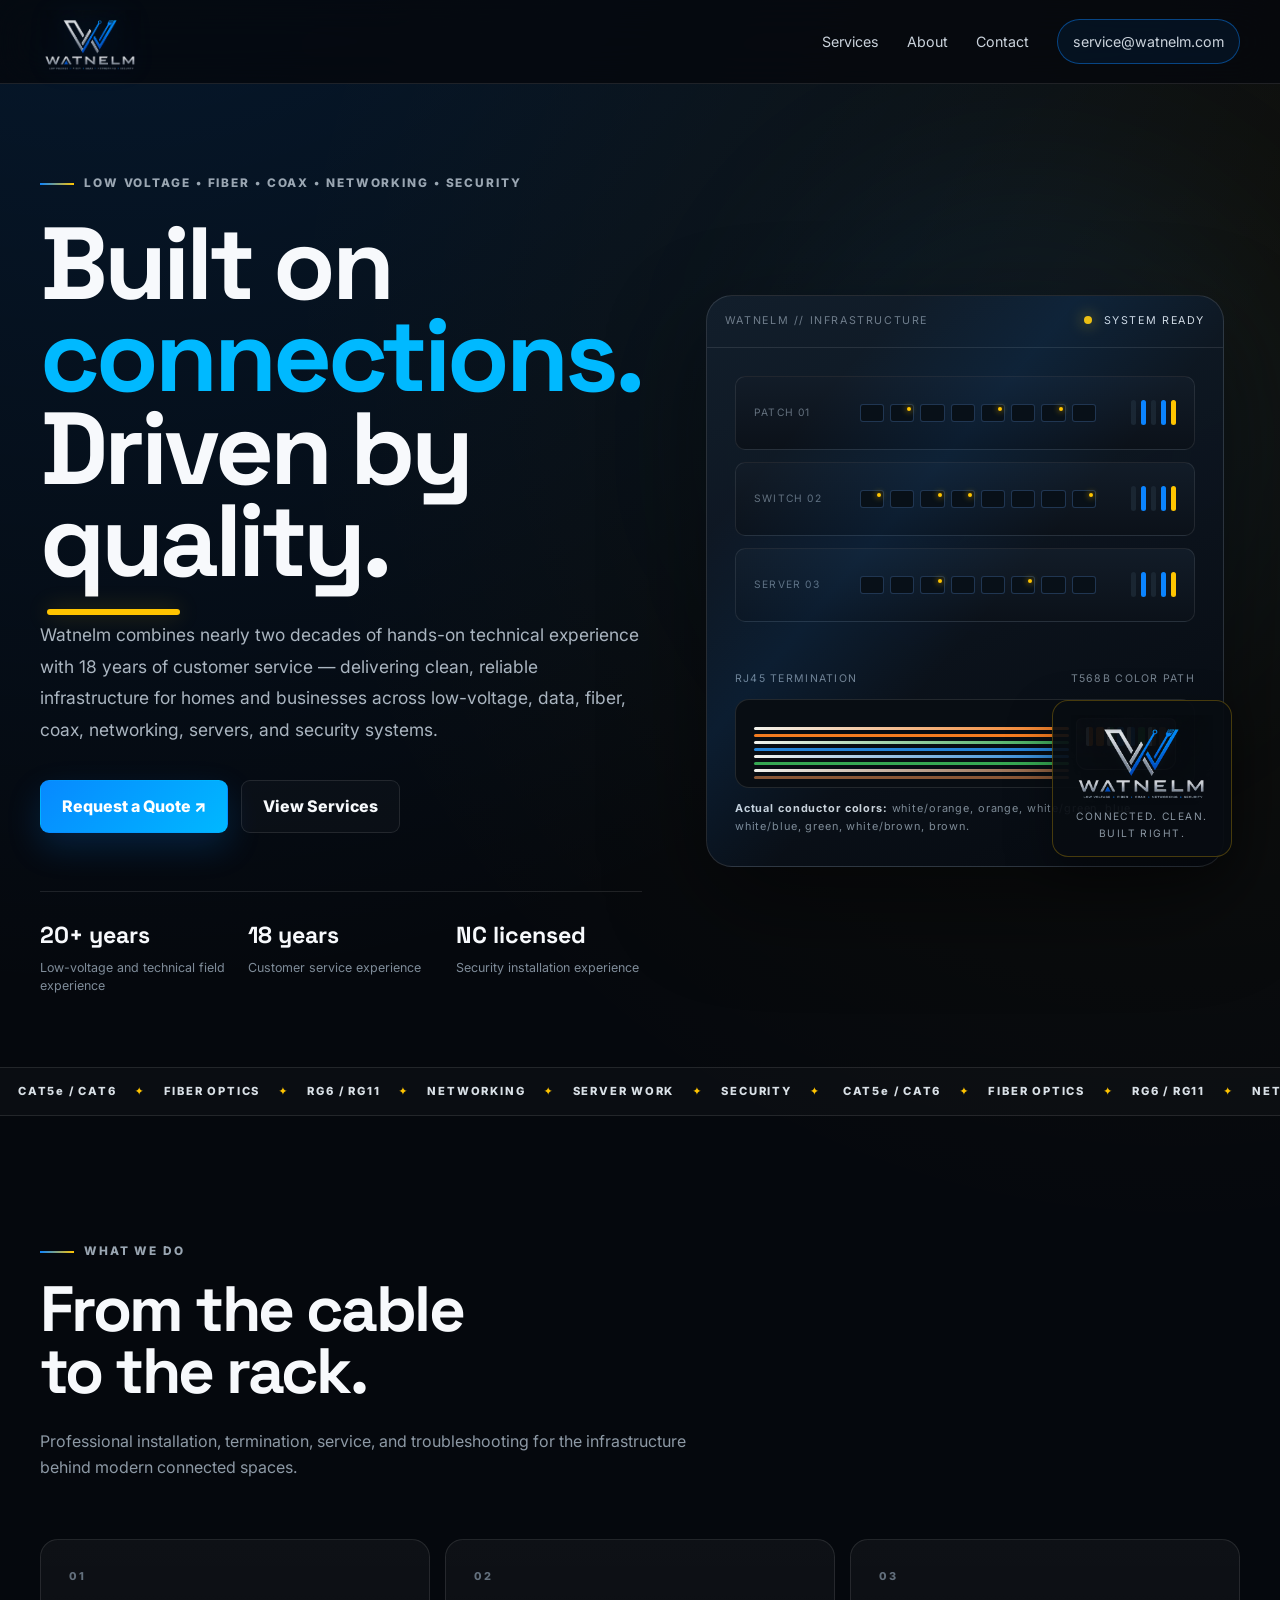
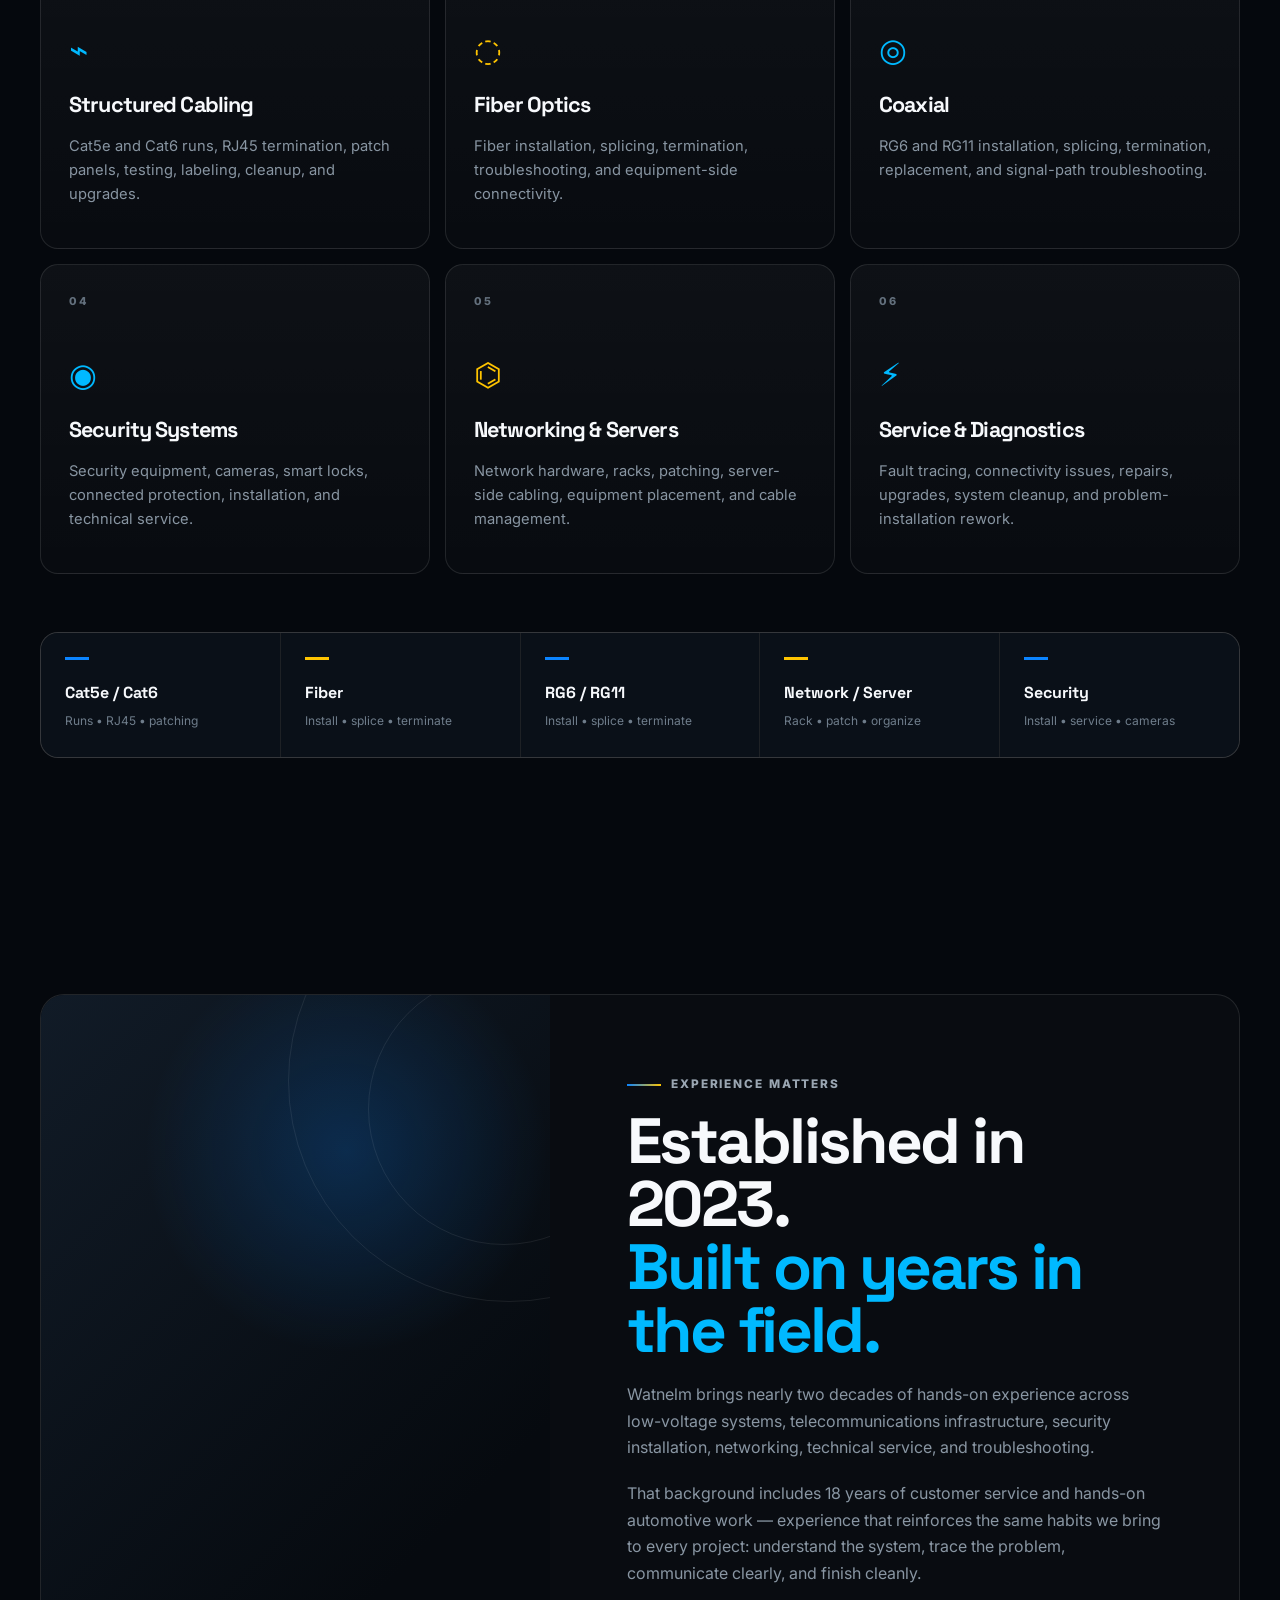
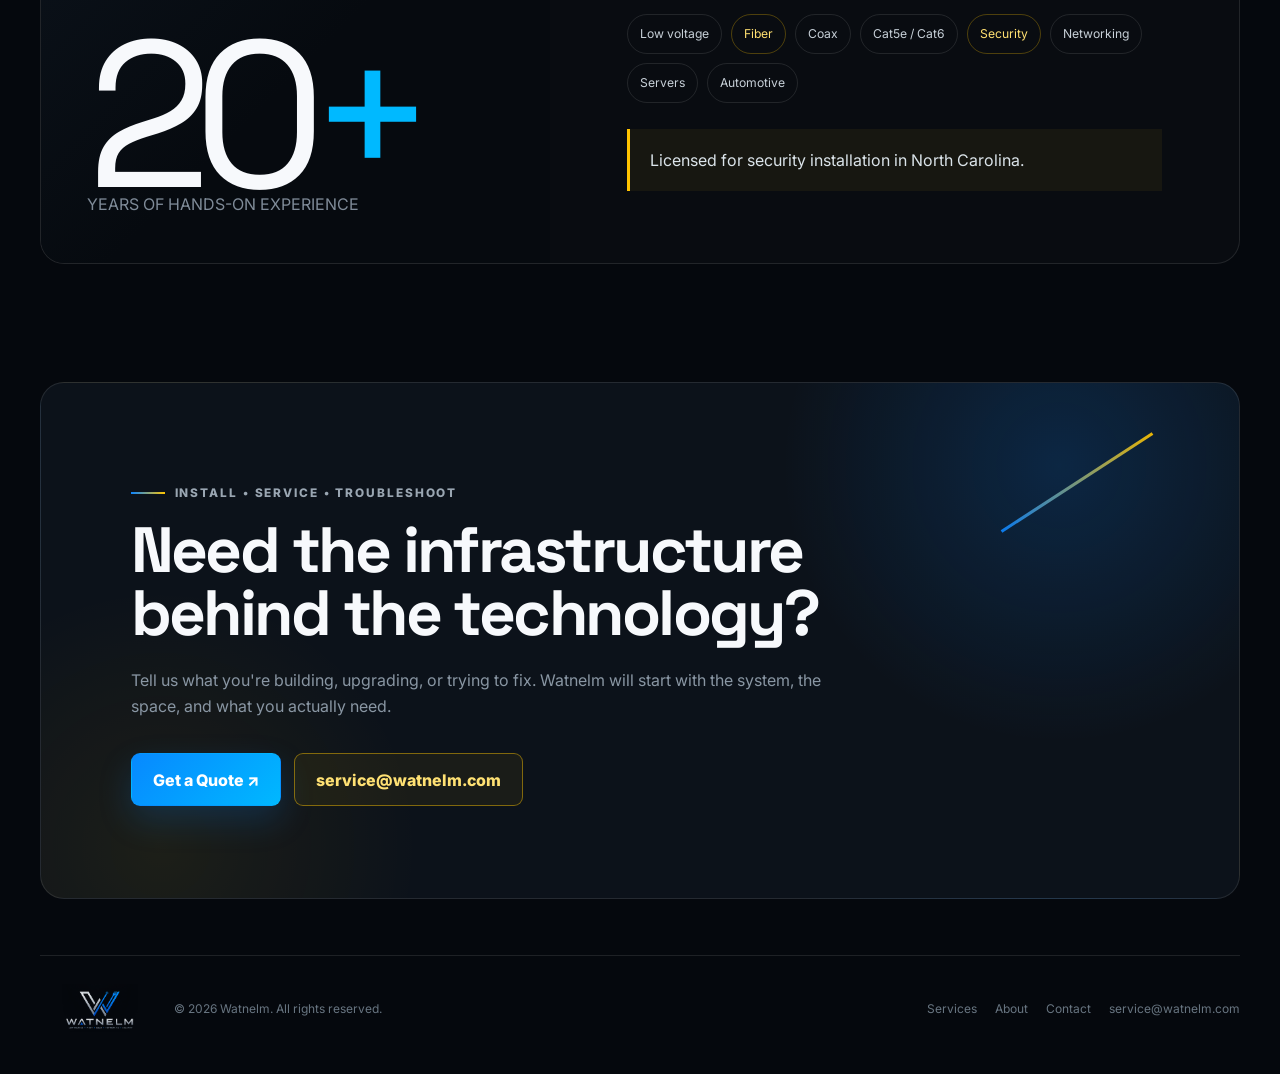
<file: index.html>
<!doctype html>
<html lang="en">
<head>
<meta charset="utf-8">
<meta name="viewport" content="width=device-width,initial-scale=1">
<title>Watnelm | Low-Voltage, Fiber, Coax, Networking & Security</title>
<meta name="description" content="Watnelm delivers professional low-voltage wiring, Cat5e/Cat6, fiber, coax, networking, server work, security installation, service, and troubleshooting.">
<link rel="canonical" href="https://watnelm.com/">
<meta name="theme-color" content="#05080d">
<meta property="og:type" content="website">
<meta property="og:title" content="Watnelm | Low-Voltage, Fiber, Coax, Networking & Security">
<meta property="og:description" content="Watnelm delivers professional low-voltage wiring, Cat5e/Cat6, fiber, coax, networking, server work, security installation, service, and troubleshooting.">
<meta property="og:url" content="https://watnelm.com/">
<meta property="og:image" content="https://watnelm.com/assets/watnelm-social.jpg">
<meta name="twitter:card" content="summary_large_image">
<link rel="icon" href="/assets/favicon.png" type="image/png">
<link rel="preconnect" href="https://fonts.googleapis.com">
<link rel="preconnect" href="https://fonts.gstatic.com" crossorigin>
<link href="https://fonts.googleapis.com/css2?family=Inter:wght@400;500;600;700;800&family=Space+Grotesk:wght@500;600;700&display=swap" rel="stylesheet">
<link rel="stylesheet" href="/assets/styles.css">
<script type="application/ld+json">{"@context": "https://schema.org", "@type": "Organization", "name": "Watnelm", "url": "https://watnelm.com", "email": "service@watnelm.com", "description": "Low-voltage, fiber, coax, networking, server, and security installation services."}</script>
</head>
<body>
<div class="grid-bg" aria-hidden="true"></div><div class="glow" aria-hidden="true"></div>

<header class="site-header">
  <div class="container header-inner">
    <a href="/" aria-label="Watnelm home"><img class="brand-logo" src="/assets/watnelm-logo.webp" alt="Watnelm"></a>
    <button class="menu" aria-label="Toggle navigation" aria-expanded="false">☰</button>
    <nav class="nav" aria-label="Primary navigation">
      <a href="/services.html">Services</a>
      <a href="/about.html">About</a>
      <a href="/contact.html">Contact</a>
      <a class="nav-cta" href="mailto:service@watnelm.com">service@watnelm.com</a>
    </nav>
  </div>
</header>

<main>
<section class="container hero">
  <div class="hero-copy reveal">
    <div class="eyebrow">Low voltage • fiber • coax • networking • security</div>
    <h1>Built on<br><span class="line-blue">connections.</span><br><span class="line-yellow">Driven by quality.</span></h1>
    <p class="lede">Watnelm combines nearly two decades of hands-on technical experience with 18 years of customer service — delivering clean, reliable infrastructure for homes and businesses across low-voltage, data, fiber, coax, networking, servers, and security systems.</p>
    <div class="actions"><a class="btn btn-primary" href="/contact.html">Request a Quote ↗</a><a class="btn btn-ghost" href="/services.html">View Services</a></div>
    <div class="hero-stats">
      <div class="stat"><strong>20+ years</strong><span>Low-voltage and technical field experience</span></div>
      <div class="stat"><strong>18 years</strong><span>Customer service experience</span></div>
      <div class="stat"><strong>NC licensed</strong><span>Security installation experience</span></div>
    </div>
  </div>

  <div class="hero-visual reveal" aria-label="Network infrastructure illustration">
    <div class="rack-card">
      <div class="rack-top"><span>WATNELM // INFRASTRUCTURE</span><span class="status"><i></i> SYSTEM READY</span></div>
      <div class="rack-body">
        <div class="rack-unit"><span class="label">PATCH 01</span><div class="ports"><i class="port "></i><i class="port live"></i><i class="port "></i><i class="port "></i><i class="port live"></i><i class="port "></i><i class="port live"></i><i class="port "></i></div><div class="meters"><i></i><i></i><i></i><i></i><i></i></div></div>
        <div class="rack-unit"><span class="label">SWITCH 02</span><div class="ports"><i class="port live"></i><i class="port "></i><i class="port live"></i><i class="port live"></i><i class="port "></i><i class="port "></i><i class="port "></i><i class="port live"></i></div><div class="meters"><i></i><i></i><i></i><i></i><i></i></div></div>
        <div class="rack-unit"><span class="label">SERVER 03</span><div class="ports"><i class="port "></i><i class="port "></i><i class="port live"></i><i class="port "></i><i class="port "></i><i class="port live"></i><i class="port "></i><i class="port "></i></div><div class="meters"><i></i><i></i><i></i><i></i><i></i></div></div>
      </div>
      <div class="cable-zone">
        <div class="cable-title"><span>RJ45 TERMINATION</span><span>T568B COLOR PATH</span></div>
        <div class="rj45">
          <div class="wire-path"><i class="wire"></i><i class="wire"></i><i class="wire"></i><i class="wire"></i><i class="wire"></i><i class="wire"></i><i class="wire"></i><i class="wire"></i></div>
          <div class="connector"><i class="pin wo"></i><i class="pin o"></i><i class="pin wg"></i><i class="pin b"></i><i class="pin wb"></i><i class="pin g"></i><i class="pin wbr"></i><i class="pin br"></i></div>
        </div>
        <div class="rj-note"><b>Actual conductor colors:</b> white/orange, orange, white/green, blue, white/blue, green, white/brown, brown.</div>
      </div>
    </div>
    <div class="brand-badge"><img src="/assets/watnelm-logo.webp" alt=""><span>CONNECTED. CLEAN. BUILT RIGHT.</span></div>
  </div>
</section>

<section class="band"><div class="band-track">
<span>CAT5e / CAT6</span><i>✦</i><span>FIBER OPTICS</span><i>✦</i><span>RG6 / RG11</span><i>✦</i><span>NETWORKING</span><i>✦</i><span>SERVER WORK</span><i>✦</i><span>SECURITY</span><i>✦</i>
<span>CAT5e / CAT6</span><i>✦</i><span>FIBER OPTICS</span><i>✦</i><span>RG6 / RG11</span><i>✦</i><span>NETWORKING</span><i>✦</i><span>SERVER WORK</span><i>✦</i><span>SECURITY</span><i>✦</i>
</div></section>

<section class="section">
  <div class="container">
    <div class="section-head reveal"><div class="eyebrow">What we do</div><h2>From the cable<br>to the rack.</h2><p>Professional installation, termination, service, and troubleshooting for the infrastructure behind modern connected spaces.</p></div>
    <div class="cards">
      <article class="card reveal"><div class="card-num">01</div><div class="card-icon">⌁</div><h3>Structured Cabling</h3><p>Cat5e and Cat6 runs, RJ45 termination, patch panels, testing, labeling, cleanup, and upgrades.</p></article>
      <article class="card reveal"><div class="card-num">02</div><div class="card-icon">◌</div><h3>Fiber Optics</h3><p>Fiber installation, splicing, termination, troubleshooting, and equipment-side connectivity.</p></article>
      <article class="card reveal"><div class="card-num">03</div><div class="card-icon">◎</div><h3>Coaxial</h3><p>RG6 and RG11 installation, splicing, termination, replacement, and signal-path troubleshooting.</p></article>
      <article class="card reveal"><div class="card-num">04</div><div class="card-icon">◉</div><h3>Security Systems</h3><p>Security equipment, cameras, smart locks, connected protection, installation, and technical service.</p></article>
      <article class="card reveal"><div class="card-num">05</div><div class="card-icon">⌬</div><h3>Networking & Servers</h3><p>Network hardware, racks, patching, server-side cabling, equipment placement, and cable management.</p></article>
      <article class="card reveal"><div class="card-num">06</div><div class="card-icon">⚡</div><h3>Service & Diagnostics</h3><p>Fault tracing, connectivity issues, repairs, upgrades, system cleanup, and problem-installation rework.</p></article>
    </div>
    <div class="tech-strip reveal">
      <div class="tech-item"><i></i><b>Cat5e / Cat6</b><span>Runs • RJ45 • patching</span></div>
      <div class="tech-item"><i></i><b>Fiber</b><span>Install • splice • terminate</span></div>
      <div class="tech-item"><i></i><b>RG6 / RG11</b><span>Install • splice • terminate</span></div>
      <div class="tech-item"><i></i><b>Network / Server</b><span>Rack • patch • organize</span></div>
      <div class="tech-item"><i></i><b>Security</b><span>Install • service • cameras</span></div>
    </div>
  </div>
</section>

<section class="section">
  <div class="container split reveal">
    <div class="split-visual"><div><div class="big-number">20<span>+</span></div><div class="muted">YEARS OF HANDS-ON EXPERIENCE</div></div></div>
    <div class="split-copy">
      <div class="eyebrow">Experience matters</div>
      <h2>Established in 2023.<br><span class="blue">Built on years in the field.</span></h2>
      <p>Watnelm brings nearly two decades of hands-on experience across low-voltage systems, telecommunications infrastructure, security installation, networking, technical service, and troubleshooting.</p>
      <p>That background includes 18 years of customer service and hands-on automotive work — experience that reinforces the same habits we bring to every project: understand the system, trace the problem, communicate clearly, and finish cleanly.</p>
      <div class="chips"><span class="chip">Low voltage</span><span class="chip gold">Fiber</span><span class="chip">Coax</span><span class="chip">Cat5e / Cat6</span><span class="chip gold">Security</span><span class="chip">Networking</span><span class="chip">Servers</span><span class="chip">Automotive</span></div>
      <div class="callout">Licensed for security installation in North Carolina.</div>
    </div>
  </div>
</section>

<section class="container cta reveal">
  <div class="eyebrow">Install • service • troubleshoot</div>
  <h2>Need the infrastructure<br>behind the technology?</h2>
  <p>Tell us what you're building, upgrading, or trying to fix. Watnelm will start with the system, the space, and what you actually need.</p>
  <div class="actions"><a class="btn btn-primary" href="/contact.html">Get a Quote ↗</a><a class="btn btn-secondary" href="mailto:service@watnelm.com">service@watnelm.com</a></div>
</section>
</main>

<footer>
  <div class="container footer-inner">
    <div class="footer-brand"><img src="/assets/watnelm-logo.webp" alt="Watnelm"><span>© <span data-year></span> Watnelm. All rights reserved.</span></div>
    <div class="footer-links"><a href="/services.html">Services</a><a href="/about.html">About</a><a href="/contact.html">Contact</a><a href="mailto:service@watnelm.com">service@watnelm.com</a></div>
  </div>
</footer>
<script src="/assets/script.js"></script>
</body></html>
</file>
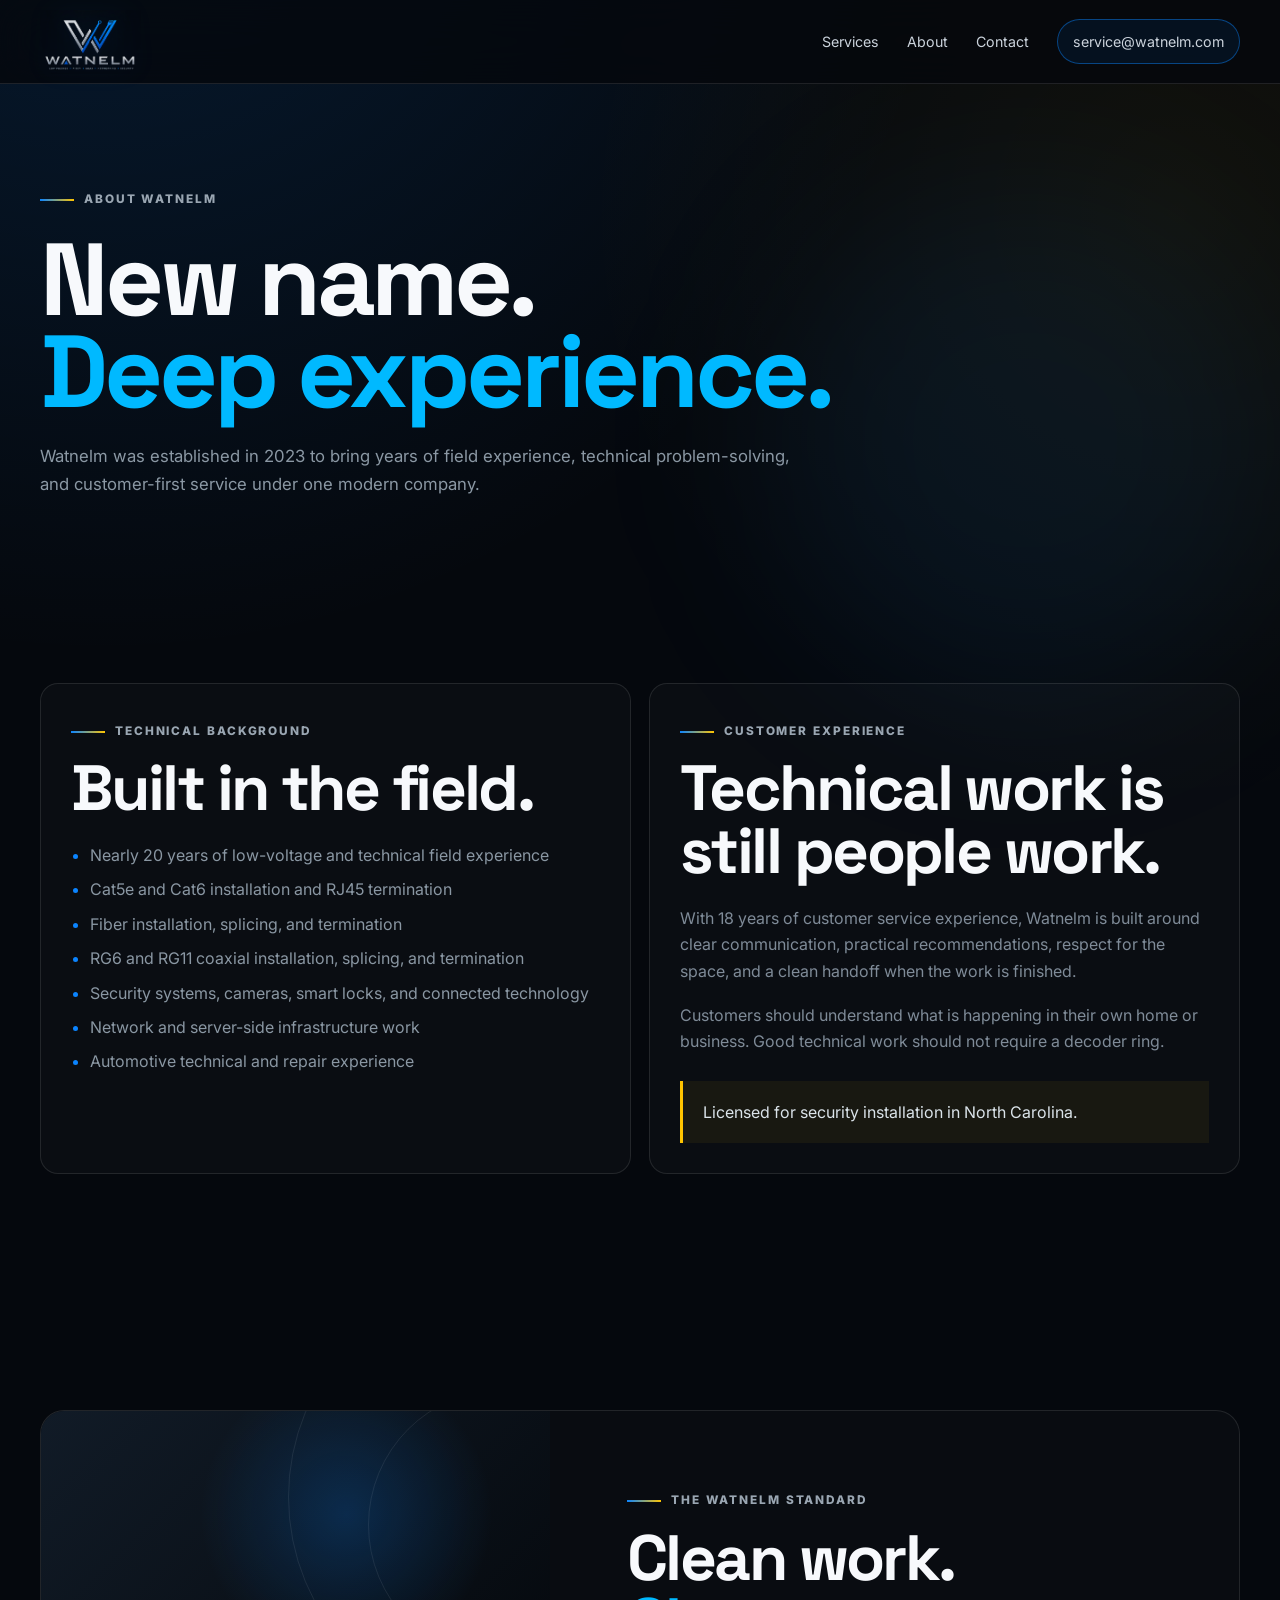
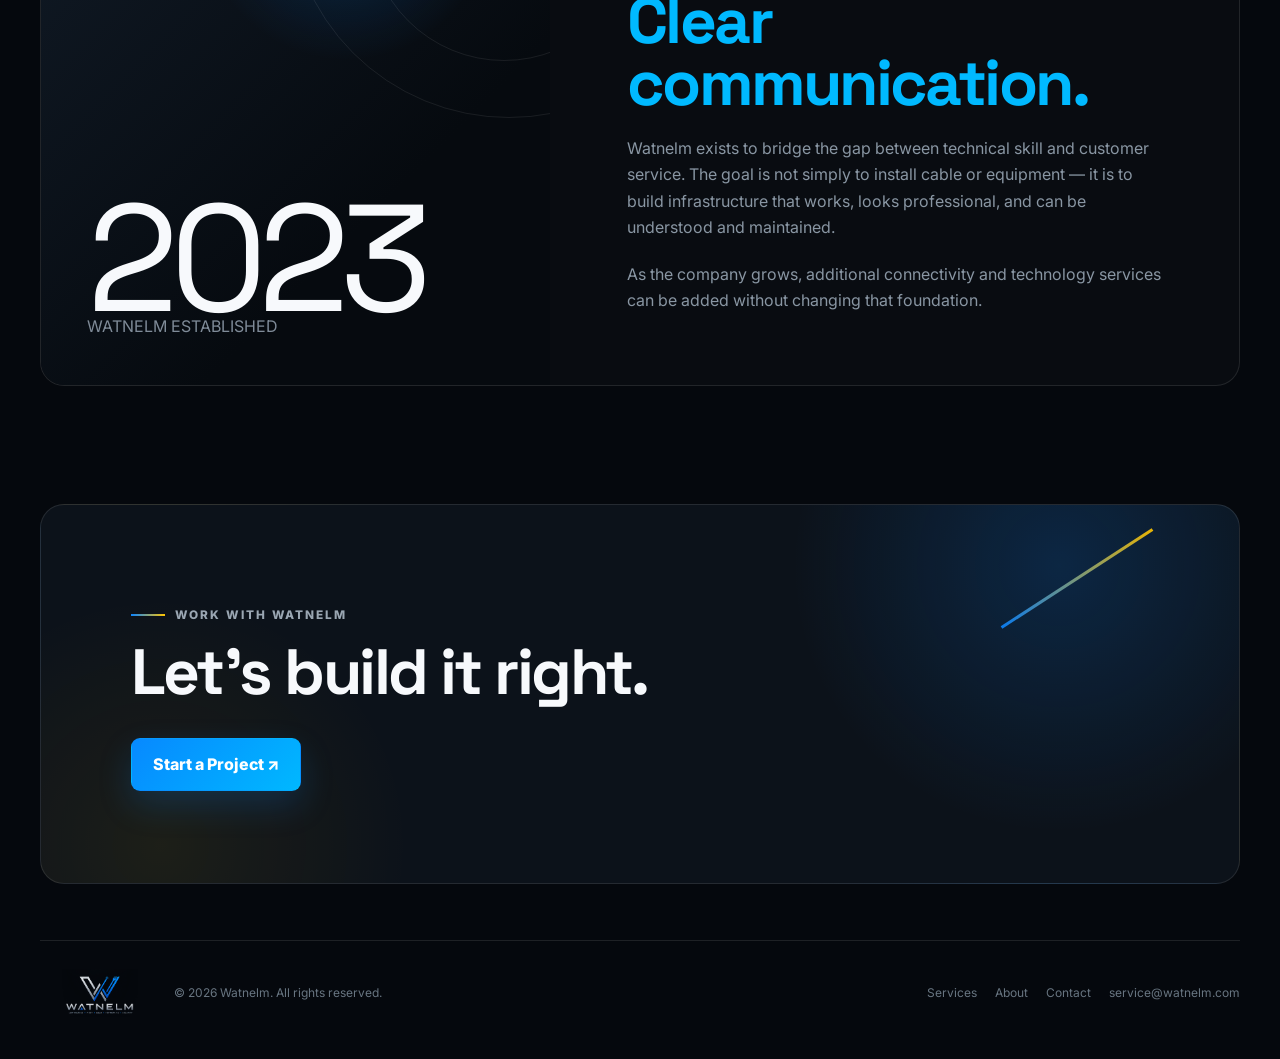
<file: about.html>
<!doctype html>
<html lang="en">
<head>
<meta charset="utf-8">
<meta name="viewport" content="width=device-width,initial-scale=1">
<title>About Watnelm | Technical Experience & Customer Service</title>
<meta name="description" content="Watnelm was established in 2023 and is backed by nearly two decades of technical field experience and 18 years of customer service.">
<link rel="canonical" href="https://watnelm.com/about.html">
<meta name="theme-color" content="#05080d">
<meta property="og:type" content="website">
<meta property="og:title" content="About Watnelm | Technical Experience & Customer Service">
<meta property="og:description" content="Watnelm was established in 2023 and is backed by nearly two decades of technical field experience and 18 years of customer service.">
<meta property="og:url" content="https://watnelm.com/about.html">
<meta property="og:image" content="https://watnelm.com/assets/watnelm-social.jpg">
<meta name="twitter:card" content="summary_large_image">
<link rel="icon" href="/assets/favicon.png" type="image/png">
<link rel="preconnect" href="https://fonts.googleapis.com">
<link rel="preconnect" href="https://fonts.gstatic.com" crossorigin>
<link href="https://fonts.googleapis.com/css2?family=Inter:wght@400;500;600;700;800&family=Space+Grotesk:wght@500;600;700&display=swap" rel="stylesheet">
<link rel="stylesheet" href="/assets/styles.css">
<script type="application/ld+json">{"@context": "https://schema.org", "@type": "Organization", "name": "Watnelm", "url": "https://watnelm.com", "email": "service@watnelm.com", "description": "Low-voltage, fiber, coax, networking, server, and security installation services."}</script>
</head>
<body>
<div class="grid-bg" aria-hidden="true"></div><div class="glow" aria-hidden="true"></div>

<header class="site-header">
  <div class="container header-inner">
    <a href="/" aria-label="Watnelm home"><img class="brand-logo" src="/assets/watnelm-logo.webp" alt="Watnelm"></a>
    <button class="menu" aria-label="Toggle navigation" aria-expanded="false">☰</button>
    <nav class="nav" aria-label="Primary navigation">
      <a href="/services.html">Services</a>
      <a href="/about.html">About</a>
      <a href="/contact.html">Contact</a>
      <a class="nav-cta" href="mailto:service@watnelm.com">service@watnelm.com</a>
    </nav>
  </div>
</header>

<main>
<section class="container page-hero reveal"><div class="eyebrow">About Watnelm</div><h1>New name.<br><span class="blue">Deep experience.</span></h1><p>Watnelm was established in 2023 to bring years of field experience, technical problem-solving, and customer-first service under one modern company.</p></section>
<section class="section"><div class="container two-col">
<article class="list-card reveal"><div class="eyebrow">Technical background</div><h2>Built in the field.</h2><ul><li>Nearly 20 years of low-voltage and technical field experience</li><li>Cat5e and Cat6 installation and RJ45 termination</li><li>Fiber installation, splicing, and termination</li><li>RG6 and RG11 coaxial installation, splicing, and termination</li><li>Security systems, cameras, smart locks, and connected technology</li><li>Network and server-side infrastructure work</li><li>Automotive technical and repair experience</li></ul></article>
<article class="list-card reveal"><div class="eyebrow">Customer experience</div><h2>Technical work is still people work.</h2><p class="muted" style="margin-top:22px">With 18 years of customer service experience, Watnelm is built around clear communication, practical recommendations, respect for the space, and a clean handoff when the work is finished.</p><p class="muted" style="margin-top:18px">Customers should understand what is happening in their own home or business. Good technical work should not require a decoder ring.</p><div class="callout">Licensed for security installation in North Carolina.</div></article>
</div></section>
<section class="section"><div class="container split reveal"><div class="split-visual"><div><div class="big-number year-number">2023</div><div class="muted">WATNELM ESTABLISHED</div></div></div><div class="split-copy"><div class="eyebrow">The Watnelm standard</div><h2>Clean work.<br><span class="blue">Clear communication.</span></h2><p>Watnelm exists to bridge the gap between technical skill and customer service. The goal is not simply to install cable or equipment — it is to build infrastructure that works, looks professional, and can be understood and maintained.</p><p>As the company grows, additional connectivity and technology services can be added without changing that foundation.</p></div></div></section>
<section class="container cta reveal"><div class="eyebrow">Work with Watnelm</div><h2>Let's build it right.</h2><div class="actions"><a class="btn btn-primary" href="/contact.html">Start a Project ↗</a></div></section>
</main>

<footer>
  <div class="container footer-inner">
    <div class="footer-brand"><img src="/assets/watnelm-logo.webp" alt="Watnelm"><span>© <span data-year></span> Watnelm. All rights reserved.</span></div>
    <div class="footer-links"><a href="/services.html">Services</a><a href="/about.html">About</a><a href="/contact.html">Contact</a><a href="mailto:service@watnelm.com">service@watnelm.com</a></div>
  </div>
</footer>
<script src="/assets/script.js"></script>
</body></html>
</file>
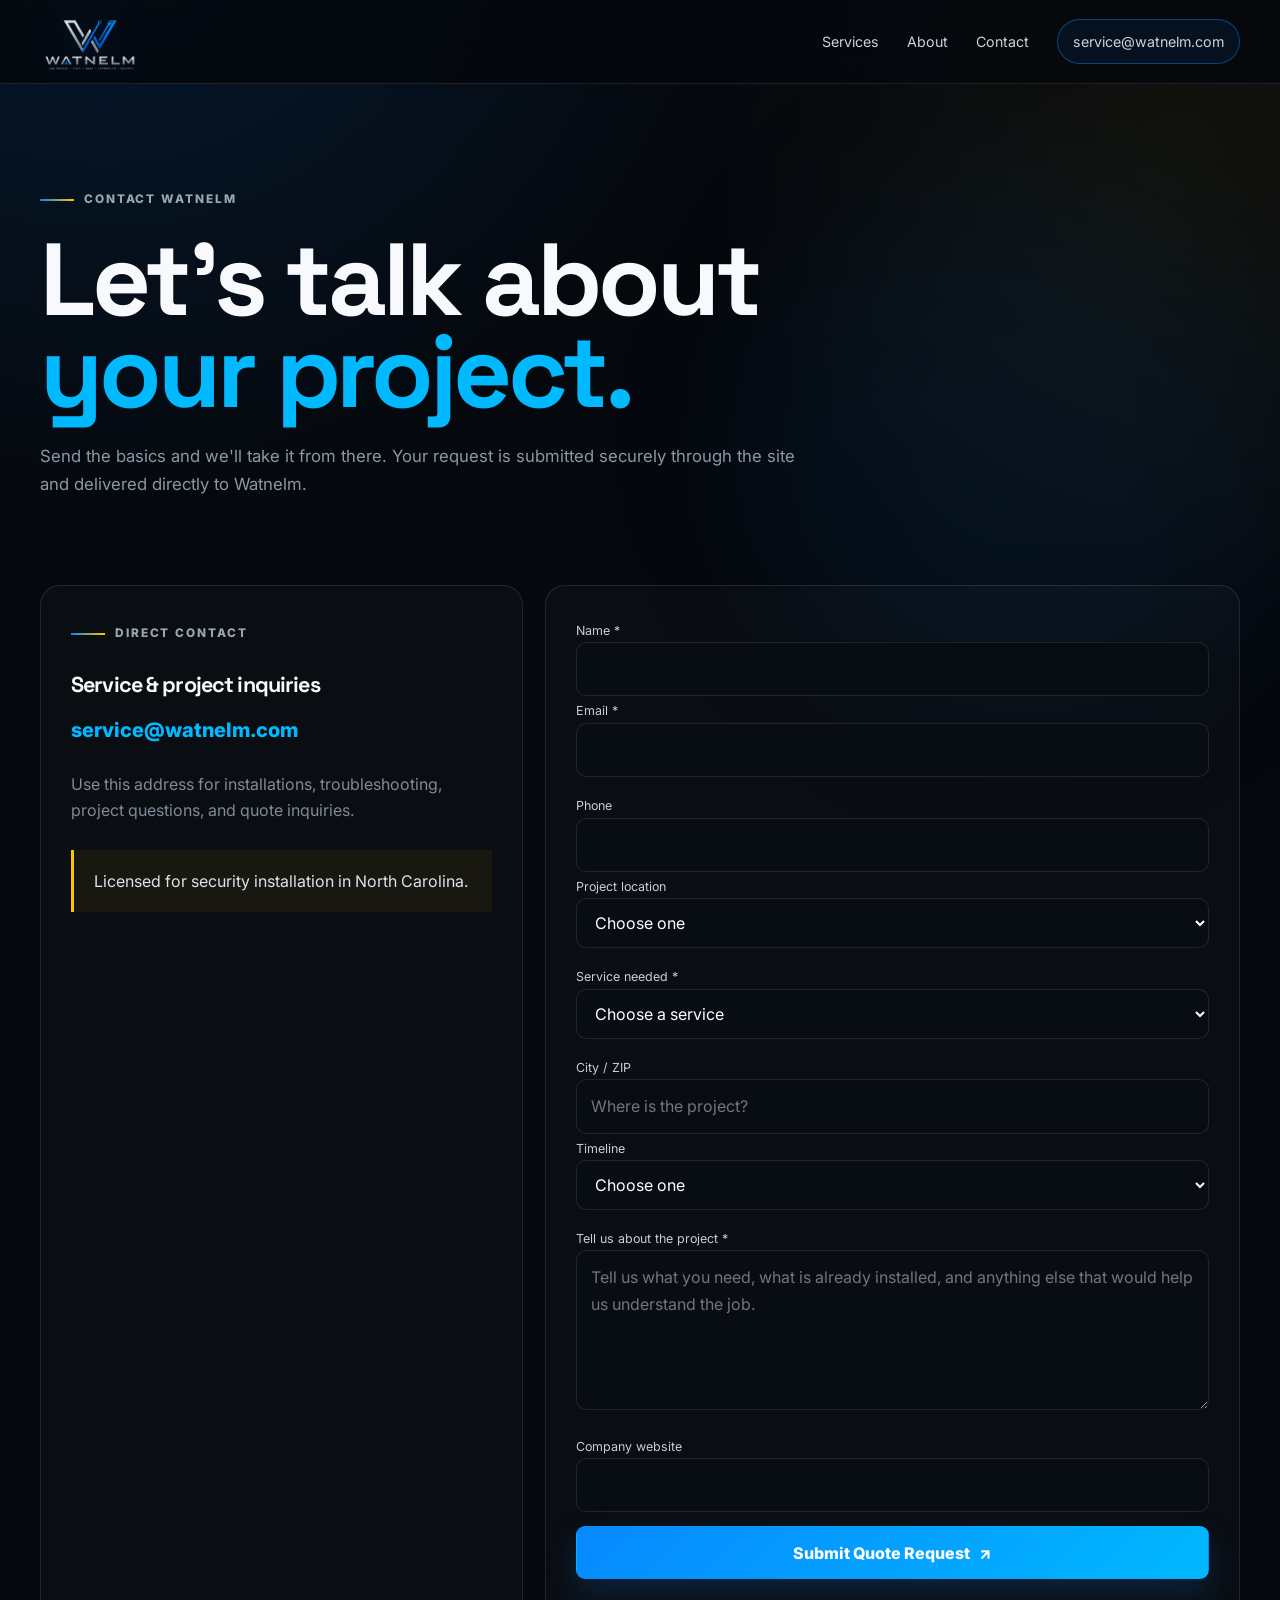
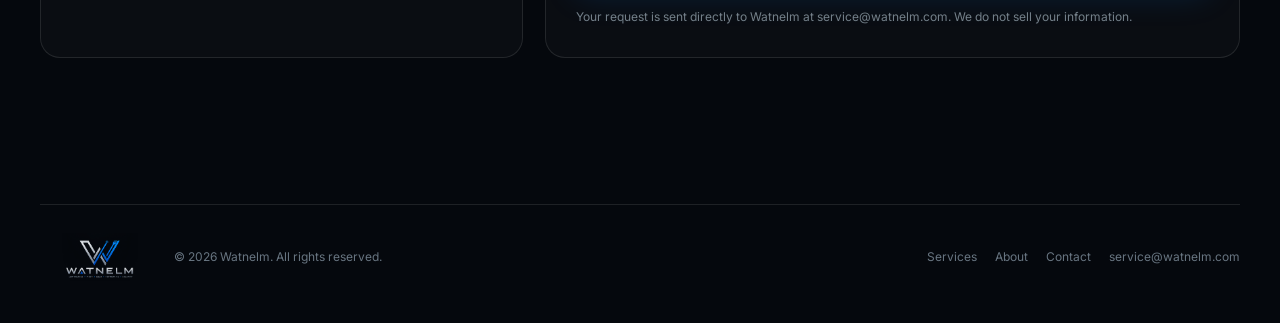
<file: contact.html>
<!doctype html>
<html lang="en">
<head>
<meta charset="utf-8">
<meta name="viewport" content="width=device-width,initial-scale=1">
<title>Contact Watnelm | Request a Quote</title>
<meta name="description" content="Contact Watnelm at service@watnelm.com for low-voltage, fiber, coax, networking, server, security, and troubleshooting projects.">
<link rel="canonical" href="https://watnelm.com/contact.html">
<meta name="theme-color" content="#05080d">
<meta property="og:type" content="website">
<meta property="og:title" content="Contact Watnelm | Request a Quote">
<meta property="og:description" content="Contact Watnelm at service@watnelm.com for low-voltage, fiber, coax, networking, server, security, and troubleshooting projects.">
<meta property="og:url" content="https://watnelm.com/contact.html">
<meta property="og:image" content="https://watnelm.com/assets/watnelm-social.jpg">
<meta name="twitter:card" content="summary_large_image">
<link rel="icon" href="/assets/favicon.png" type="image/png">
<link rel="preconnect" href="https://fonts.googleapis.com">
<link rel="preconnect" href="https://fonts.gstatic.com" crossorigin>
<link href="https://fonts.googleapis.com/css2?family=Inter:wght@400;500;600;700;800&family=Space+Grotesk:wght@500;600;700&display=swap" rel="stylesheet">
<link rel="stylesheet" href="/assets/styles.css">
<script type="application/ld+json">{"@context": "https://schema.org", "@type": "Organization", "name": "Watnelm", "url": "https://watnelm.com", "email": "service@watnelm.com", "description": "Low-voltage, fiber, coax, networking, server, and security installation services."}</script>
</head>
<body>
<div class="grid-bg" aria-hidden="true"></div><div class="glow" aria-hidden="true"></div>

<header class="site-header">
  <div class="container header-inner">
    <a href="/" aria-label="Watnelm home"><img class="brand-logo" src="/assets/watnelm-logo.webp" alt="Watnelm"></a>
    <button class="menu" aria-label="Toggle navigation" aria-expanded="false">☰</button>
    <nav class="nav" aria-label="Primary navigation">
      <a href="/services.html">Services</a>
      <a href="/about.html">About</a>
      <a href="/contact.html">Contact</a>
      <a class="nav-cta" href="mailto:service@watnelm.com">service@watnelm.com</a>
    </nav>
  </div>
</header>

<main>
<section class="container page-hero reveal"><div class="eyebrow">Contact Watnelm</div><h1>Let's talk about<br><span class="blue">your project.</span></h1><p>Send the basics and we'll take it from there. Your request is submitted securely through the site and delivered directly to Watnelm.</p></section>
<section class="section" style="padding-top:20px"><div class="container contact-grid">
<aside class="contact-panel reveal"><div class="eyebrow">Direct contact</div><h3 style="margin-top:24px">Service & project inquiries</h3><a class="email" href="mailto:service@watnelm.com">service@watnelm.com</a><p class="muted" style="margin-top:24px">Use this address for installations, troubleshooting, project questions, and quote inquiries.</p><div class="callout">Licensed for security installation in North Carolina.</div></aside>
<section class="contact-panel reveal">
  <form id="quote-form" class="form" novalidate>
    <div class="form-row">
      <div>
        <label for="name">Name <span aria-hidden="true">*</span></label>
        <input id="name" name="name" autocomplete="name" required maxlength="100">
      </div>
      <div>
        <label for="email">Email <span aria-hidden="true">*</span></label>
        <input id="email" type="email" name="email" autocomplete="email" required maxlength="160">
      </div>
    </div>

    <div class="form-row">
      <div>
        <label for="phone">Phone</label>
        <input id="phone" type="tel" name="phone" autocomplete="tel" maxlength="40">
      </div>
      <div>
        <label for="propertyType">Project location</label>
        <select id="propertyType" name="propertyType">
          <option value="">Choose one</option>
          <option>Residential</option>
          <option>Commercial</option>
          <option>Other</option>
        </select>
      </div>
    </div>

    <div>
      <label for="project">Service needed <span aria-hidden="true">*</span></label>
      <select id="project" name="project" required>
        <option value="">Choose a service</option>
        <option>Structured cabling / Cat5e / Cat6</option>
        <option>Fiber installation / splicing / termination</option>
        <option>RG6 / RG11 coax</option>
        <option>Networking / server work</option>
        <option>Security / cameras</option>
        <option>Troubleshooting / repair</option>
        <option>Other</option>
      </select>
    </div>

    <div class="form-row">
      <div>
        <label for="location">City / ZIP</label>
        <input id="location" name="location" autocomplete="postal-code" maxlength="100" placeholder="Where is the project?">
      </div>
      <div>
        <label for="timeline">Timeline</label>
        <select id="timeline" name="timeline">
          <option value="">Choose one</option>
          <option>As soon as possible</option>
          <option>Within 1–2 weeks</option>
          <option>Within 30 days</option>
          <option>Planning / future project</option>
        </select>
      </div>
    </div>

    <div>
      <label for="message">Tell us about the project <span aria-hidden="true">*</span></label>
      <textarea id="message" name="message" required minlength="10" maxlength="4000" placeholder="Tell us what you need, what is already installed, and anything else that would help us understand the job."></textarea>
    </div>

    <div class="honeypot" aria-hidden="true">
      <label for="companyWebsite">Company website</label>
      <input id="companyWebsite" name="companyWebsite" tabindex="-1" autocomplete="off">
    </div>

    <button class="btn btn-primary quote-submit" type="submit">
      <span class="submit-label">Submit Quote Request</span>
      <span class="submit-arrow">↗</span>
    </button>

    <div id="form-status" class="form-status" role="status" aria-live="polite"></div>
    <p class="small">Your request is sent directly to Watnelm at service@watnelm.com. We do not sell your information.</p>
  </form>
</section>
</div></section>
</main>

<footer>
  <div class="container footer-inner">
    <div class="footer-brand"><img src="/assets/watnelm-logo.webp" alt="Watnelm"><span>© <span data-year></span> Watnelm. All rights reserved.</span></div>
    <div class="footer-links"><a href="/services.html">Services</a><a href="/about.html">About</a><a href="/contact.html">Contact</a><a href="mailto:service@watnelm.com">service@watnelm.com</a></div>
  </div>
</footer>
<script src="/assets/script.js"></script>
</body></html>
</file>
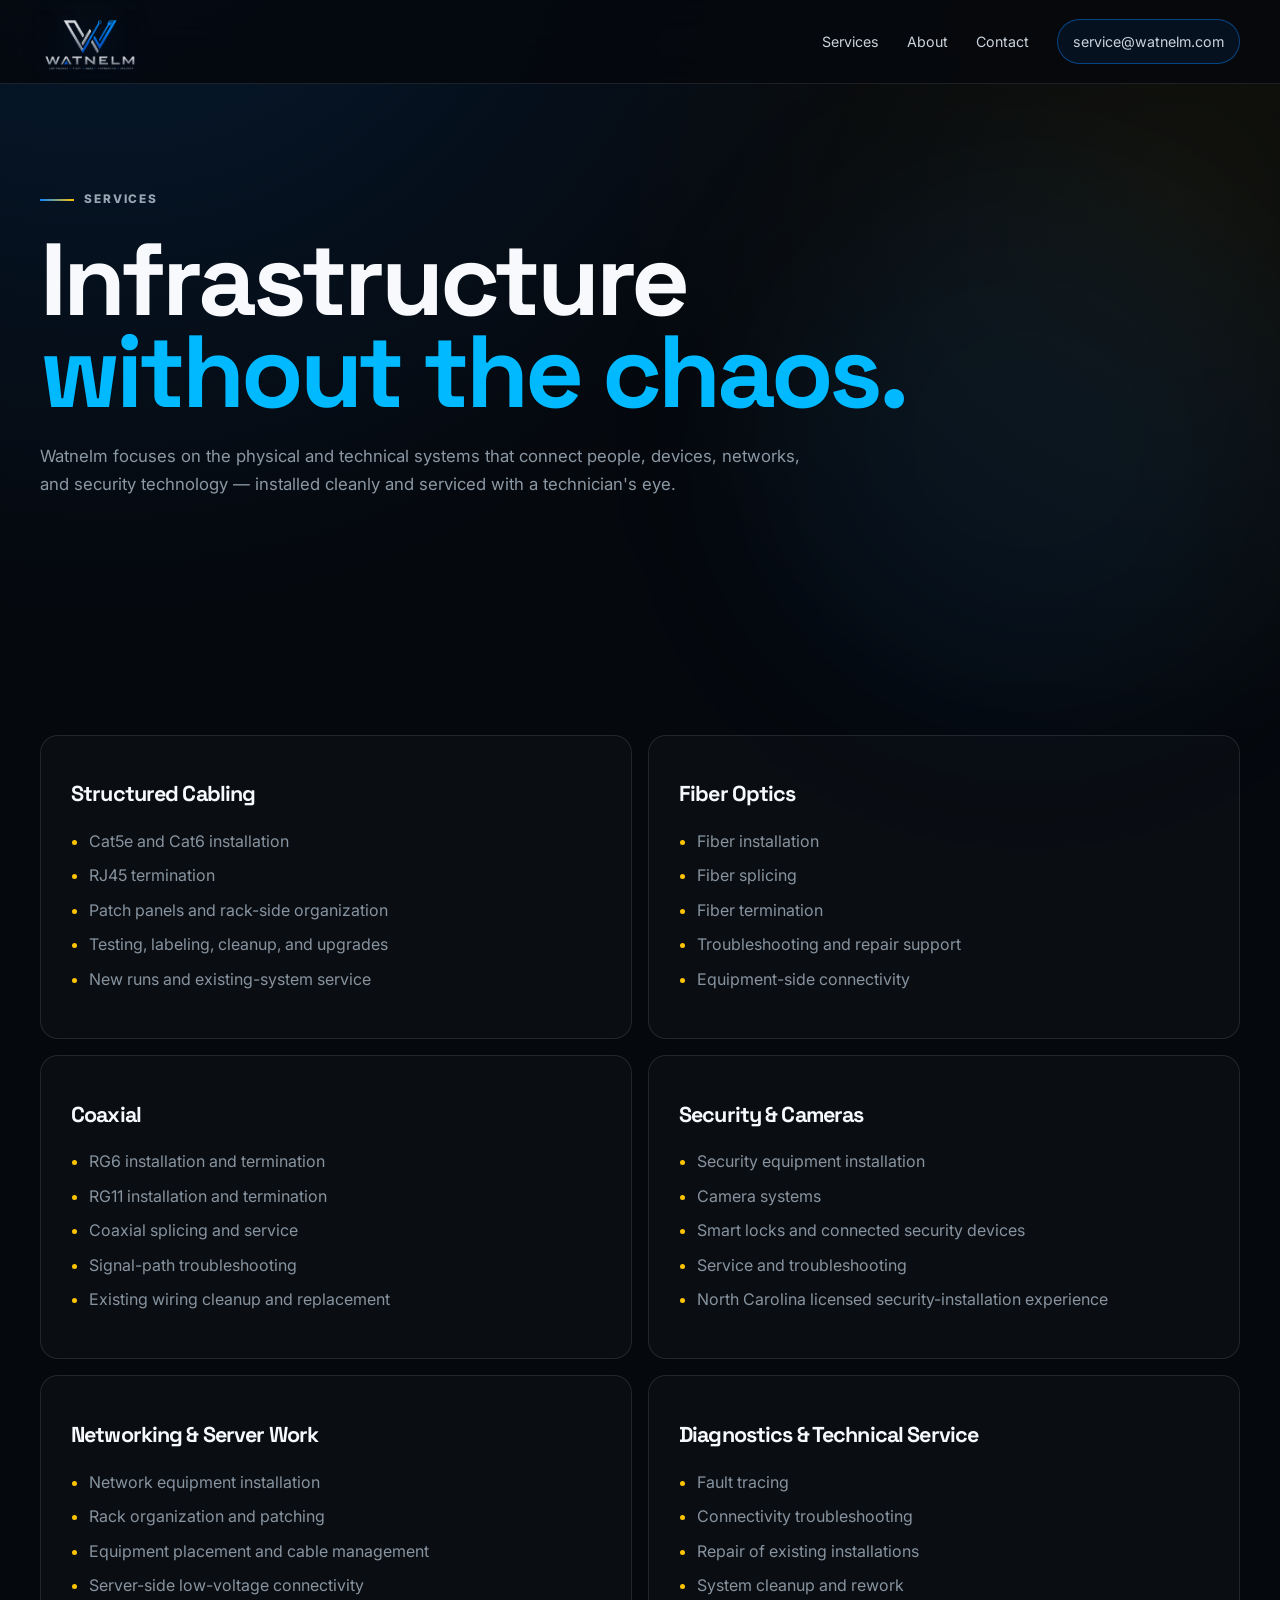
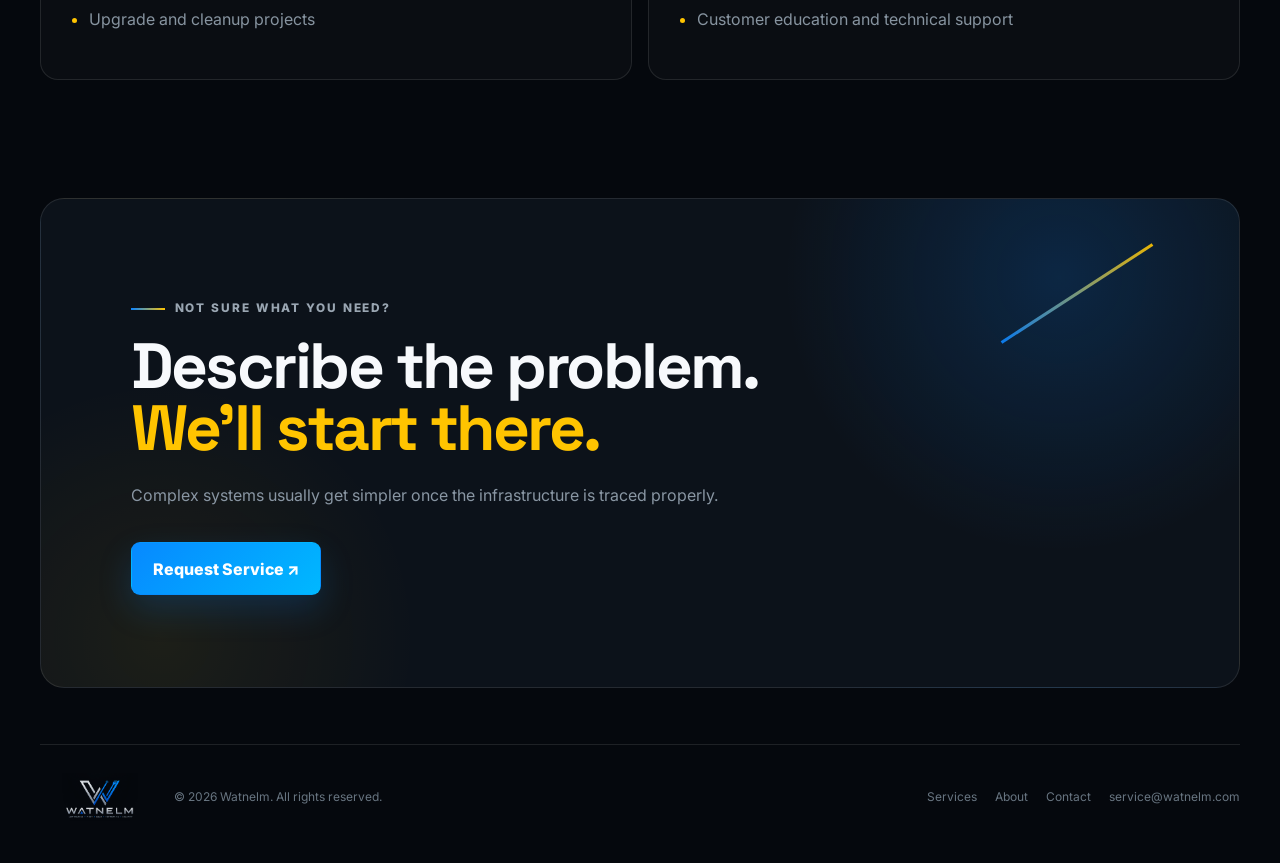
<file: services.html>
<!doctype html>
<html lang="en">
<head>
<meta charset="utf-8">
<meta name="viewport" content="width=device-width,initial-scale=1">
<title>Services | Watnelm</title>
<meta name="description" content="Watnelm services include Cat5e/Cat6 structured cabling, RJ45 termination, fiber splicing and termination, RG6/RG11 coax, networking, servers, security installation, and troubleshooting.">
<link rel="canonical" href="https://watnelm.com/services.html">
<meta name="theme-color" content="#05080d">
<meta property="og:type" content="website">
<meta property="og:title" content="Services | Watnelm">
<meta property="og:description" content="Watnelm services include Cat5e/Cat6 structured cabling, RJ45 termination, fiber splicing and termination, RG6/RG11 coax, networking, servers, security installation, and troubleshooting.">
<meta property="og:url" content="https://watnelm.com/services.html">
<meta property="og:image" content="https://watnelm.com/assets/watnelm-social.jpg">
<meta name="twitter:card" content="summary_large_image">
<link rel="icon" href="/assets/favicon.png" type="image/png">
<link rel="preconnect" href="https://fonts.googleapis.com">
<link rel="preconnect" href="https://fonts.gstatic.com" crossorigin>
<link href="https://fonts.googleapis.com/css2?family=Inter:wght@400;500;600;700;800&family=Space+Grotesk:wght@500;600;700&display=swap" rel="stylesheet">
<link rel="stylesheet" href="/assets/styles.css">
<script type="application/ld+json">{"@context": "https://schema.org", "@type": "Organization", "name": "Watnelm", "url": "https://watnelm.com", "email": "service@watnelm.com", "description": "Low-voltage, fiber, coax, networking, server, and security installation services."}</script>
</head>
<body>
<div class="grid-bg" aria-hidden="true"></div><div class="glow" aria-hidden="true"></div>

<header class="site-header">
  <div class="container header-inner">
    <a href="/" aria-label="Watnelm home"><img class="brand-logo" src="/assets/watnelm-logo.webp" alt="Watnelm"></a>
    <button class="menu" aria-label="Toggle navigation" aria-expanded="false">☰</button>
    <nav class="nav" aria-label="Primary navigation">
      <a href="/services.html">Services</a>
      <a href="/about.html">About</a>
      <a href="/contact.html">Contact</a>
      <a class="nav-cta" href="mailto:service@watnelm.com">service@watnelm.com</a>
    </nav>
  </div>
</header>

<main>
<section class="container page-hero reveal"><div class="eyebrow">Services</div><h1>Infrastructure<br><span class="blue">without the chaos.</span></h1><p>Watnelm focuses on the physical and technical systems that connect people, devices, networks, and security technology — installed cleanly and serviced with a technician's eye.</p></section>
<section class="section"><div class="container detail-grid">
<article class="detail reveal"><h3>Structured Cabling</h3><ul><li>Cat5e and Cat6 installation</li><li>RJ45 termination</li><li>Patch panels and rack-side organization</li><li>Testing, labeling, cleanup, and upgrades</li><li>New runs and existing-system service</li></ul></article>
<article class="detail reveal"><h3>Fiber Optics</h3><ul><li>Fiber installation</li><li>Fiber splicing</li><li>Fiber termination</li><li>Troubleshooting and repair support</li><li>Equipment-side connectivity</li></ul></article>
<article class="detail reveal"><h3>Coaxial</h3><ul><li>RG6 installation and termination</li><li>RG11 installation and termination</li><li>Coaxial splicing and service</li><li>Signal-path troubleshooting</li><li>Existing wiring cleanup and replacement</li></ul></article>
<article class="detail reveal"><h3>Security & Cameras</h3><ul><li>Security equipment installation</li><li>Camera systems</li><li>Smart locks and connected security devices</li><li>Service and troubleshooting</li><li>North Carolina licensed security-installation experience</li></ul></article>
<article class="detail reveal"><h3>Networking & Server Work</h3><ul><li>Network equipment installation</li><li>Rack organization and patching</li><li>Equipment placement and cable management</li><li>Server-side low-voltage connectivity</li><li>Upgrade and cleanup projects</li></ul></article>
<article class="detail reveal"><h3>Diagnostics & Technical Service</h3><ul><li>Fault tracing</li><li>Connectivity troubleshooting</li><li>Repair of existing installations</li><li>System cleanup and rework</li><li>Customer education and technical support</li></ul></article>
</div></section>
<section class="container cta reveal"><div class="eyebrow">Not sure what you need?</div><h2>Describe the problem.<br><span class="yellow">We'll start there.</span></h2><p>Complex systems usually get simpler once the infrastructure is traced properly.</p><div class="actions"><a class="btn btn-primary" href="/contact.html">Request Service ↗</a></div></section>
</main>

<footer>
  <div class="container footer-inner">
    <div class="footer-brand"><img src="/assets/watnelm-logo.webp" alt="Watnelm"><span>© <span data-year></span> Watnelm. All rights reserved.</span></div>
    <div class="footer-links"><a href="/services.html">Services</a><a href="/about.html">About</a><a href="/contact.html">Contact</a><a href="mailto:service@watnelm.com">service@watnelm.com</a></div>
  </div>
</footer>
<script src="/assets/script.js"></script>
</body></html>
</file>
<file: assets/styles.css>
:root{
  --ink:#05080d;
  --ink-2:#0a0f17;
  --panel:#0d141e;
  --panel-2:#111b28;
  --white:#f7f9fc;
  --silver:#b6c0ca;
  --muted:#7f8b98;
  --line:rgba(255,255,255,.10);
  --blue:#0b84ff;
  --blue-2:#00b9ff;
  --yellow:#ffc400;
  --green:#23d18b;
  --radius:22px;
  --max:1200px;
  --shadow:0 36px 100px rgba(0,0,0,.44);
}
*{box-sizing:border-box}
html{scroll-behavior:smooth}
body{
  margin:0;
  font-family:Inter,ui-sans-serif,system-ui,-apple-system,BlinkMacSystemFont,"Segoe UI",sans-serif;
  color:var(--white);
  background:
    radial-gradient(circle at 8% -8%,rgba(11,132,255,.16),transparent 28%),
    radial-gradient(circle at 92% 8%,rgba(255,196,0,.055),transparent 22%),
    var(--ink);
  line-height:1.65;
  overflow-x:hidden;
}
a{color:inherit;text-decoration:none}
img{display:block;max-width:100%}
button,input,textarea,select{font:inherit}
.container{width:min(var(--max),calc(100% - 42px));margin:auto}
.grid-bg{position:fixed;inset:0;pointer-events:none;z-index:-5;opacity:.14;background-image:linear-gradient(rgba(255,255,255,.035) 1px,transparent 1px),linear-gradient(90deg,rgba(255,255,255,.035) 1px,transparent 1px);background-size:68px 68px;mask-image:linear-gradient(to bottom,#000,transparent 78%)}
.glow{position:fixed;width:520px;height:520px;border-radius:50%;filter:blur(90px);background:rgba(11,132,255,.07);pointer-events:none;z-index:-4;left:60%;top:20%}
.eyebrow{display:inline-flex;align-items:center;gap:10px;color:#9aa6b2;font-size:.74rem;font-weight:800;letter-spacing:.16em;text-transform:uppercase}.eyebrow:before{content:"";width:34px;height:2px;background:linear-gradient(90deg,var(--blue),var(--yellow))}
h1,h2,h3{font-family:"Space Grotesk",Inter,sans-serif;letter-spacing:-.04em}
h1{font-size:clamp(4rem,8vw,8rem);line-height:.9;margin:.24em 0}
h2{font-size:clamp(2.65rem,5vw,5rem);line-height:.98;margin:.25em 0}
h3{font-size:1.35rem;margin:.5em 0}
p{margin:0}.muted{color:var(--muted)}.blue{color:var(--blue-2)}.yellow{color:var(--yellow)}
.site-header{position:sticky;top:0;z-index:50;height:84px;background:rgba(5,8,13,.82);backdrop-filter:blur(20px);border-bottom:1px solid var(--line)}
.header-inner{height:100%;display:flex;align-items:center;justify-content:space-between;gap:26px}.brand-logo{width:192px;height:64px;object-fit:contain;object-position:left center;filter:drop-shadow(0 0 14px rgba(11,132,255,.16))}
.nav{display:flex;align-items:center;gap:28px;color:#cbd3dc;font-size:.89rem}.nav a{transition:.2s}.nav a:hover{color:white}.nav-cta{padding:10px 15px;border:1px solid rgba(11,132,255,.45);border-radius:999px;background:rgba(11,132,255,.08)}
.menu{display:none;width:46px;height:46px;border:1px solid var(--line);background:#0a1018;color:white;border-radius:50%;cursor:pointer}
.hero{min-height:calc(100vh - 84px);display:grid;grid-template-columns:1.03fr .97fr;gap:64px;align-items:center;padding:82px 0 72px;position:relative}.hero-copy{position:relative;z-index:2}.hero h1 .line-blue{color:var(--blue-2)}.hero h1 .line-yellow{position:relative}.hero h1 .line-yellow:after{content:"";position:absolute;height:6px;width:38%;left:2%;bottom:-9px;background:var(--yellow);border-radius:999px;box-shadow:0 0 22px rgba(255,196,0,.28)}.lede{max-width:720px;color:#aab5c0;font-size:1.09rem;line-height:1.82;margin-top:32px}.actions{display:flex;gap:13px;flex-wrap:wrap;margin-top:34px}.btn{min-height:53px;padding:0 21px;border-radius:9px;display:inline-flex;align-items:center;justify-content:center;gap:9px;font-weight:800;border:1px solid transparent;transition:.2s}.btn:hover{transform:translateY(-2px)}.btn-primary{background:linear-gradient(135deg,#0789ff,#00b8ff);color:white;box-shadow:0 14px 34px rgba(11,132,255,.19)}.btn-primary:hover{box-shadow:0 18px 42px rgba(11,132,255,.29)}.btn-secondary{border-color:rgba(255,196,0,.45);background:rgba(255,196,0,.06);color:#ffe173}.btn-ghost{border-color:var(--line);background:rgba(255,255,255,.025)}
.hero-stats{display:grid;grid-template-columns:repeat(3,1fr);gap:22px;margin-top:58px;padding-top:24px;border-top:1px solid var(--line)}.stat strong{display:block;font-family:"Space Grotesk";font-size:1.45rem}.stat span{display:block;margin-top:5px;color:#7f8c99;font-size:.78rem;line-height:1.45}
.hero-visual{position:relative;min-height:600px;display:flex;align-items:center;justify-content:center}.rack-card{width:min(100%,560px);border:1px solid rgba(255,255,255,.12);border-radius:26px;background:linear-gradient(155deg,rgba(19,31,45,.94),rgba(6,10,16,.98));box-shadow:var(--shadow);overflow:hidden;position:relative}.rack-card:before{content:"";position:absolute;inset:0;background:linear-gradient(130deg,transparent 20%,rgba(11,132,255,.09),transparent 55%);pointer-events:none}.rack-top{height:52px;padding:0 18px;display:flex;align-items:center;justify-content:space-between;border-bottom:1px solid var(--line);color:#6f7d8b;font-size:.67rem;letter-spacing:.15em}.status{color:#d7dee5}.status i{display:inline-block;width:8px;height:8px;background:var(--yellow);border-radius:50%;margin-right:7px;box-shadow:0 0 15px rgba(255,196,0,.7)}.rack-body{padding:28px}.rack-unit{height:74px;border:1px solid rgba(255,255,255,.09);border-radius:10px;background:linear-gradient(180deg,#121c28,#0b1119);margin-bottom:12px;display:grid;grid-template-columns:90px 1fr 64px;gap:16px;align-items:center;padding:0 18px}.rack-unit .label{color:#64717e;font-size:.64rem;letter-spacing:.12em}.ports{display:grid;grid-template-columns:repeat(8,1fr);gap:6px}.port{height:18px;border-radius:3px;background:#081018;border:1px solid rgba(103,167,255,.25);position:relative}.port.live:after{content:"";position:absolute;width:4px;height:4px;border-radius:50%;right:2px;top:2px;background:var(--yellow);box-shadow:0 0 6px var(--yellow)}.meters{display:flex;justify-content:flex-end;gap:5px}.meters i{display:block;width:5px;height:25px;border-radius:999px;background:#1a2632}.meters i:nth-child(2),.meters i:nth-child(4){background:var(--blue)}.meters i:nth-child(5){background:var(--yellow)}
.cable-zone{padding:8px 28px 30px}.cable-title{display:flex;justify-content:space-between;color:#778491;font-size:.66rem;letter-spacing:.12em;margin-bottom:12px}.rj45{position:relative;border:1px solid rgba(255,255,255,.11);border-radius:14px;background:#080d13;padding:18px 18px 17px;overflow:hidden}.connector{width:100px;height:52px;margin-left:auto;border:1px solid rgba(255,255,255,.2);border-radius:6px 6px 11px 11px;background:linear-gradient(180deg,rgba(255,255,255,.15),rgba(255,255,255,.045));display:grid;grid-template-columns:repeat(8,1fr);gap:3px;padding:8px 9px}.pin{height:19px;border-radius:2px}.pin.wo{background:linear-gradient(90deg,#f0f2ef 45%,#f47c20 45%)}.pin.o{background:#f47c20}.pin.wg{background:linear-gradient(90deg,#f0f2ef 45%,#36a853 45%)}.pin.b{background:#2584d8}.pin.wb{background:linear-gradient(90deg,#f0f2ef 45%,#2584d8 45%)}.pin.g{background:#36a853}.pin.wbr{background:linear-gradient(90deg,#f0f2ef 45%,#8a5736 45%)}.pin.br{background:#8a5736}.wire-path{position:absolute;left:18px;right:125px;top:27px;display:grid;gap:4px}.wire{height:3px;border-radius:999px;transform-origin:left center}.wire:nth-child(1){background:linear-gradient(90deg,#f2f2ed,#f47c20)}.wire:nth-child(2){background:#f47c20}.wire:nth-child(3){background:linear-gradient(90deg,#f2f2ed,#36a853)}.wire:nth-child(4){background:#2584d8}.wire:nth-child(5){background:linear-gradient(90deg,#f2f2ed,#2584d8)}.wire:nth-child(6){background:#36a853}.wire:nth-child(7){background:linear-gradient(90deg,#f2f2ed,#8a5736)}.wire:nth-child(8){background:#8a5736}.rj-note{margin-top:12px;color:#7e8b97;font-size:.68rem;letter-spacing:.08em}.rj-note b{color:#cbd4dc}
.brand-badge{position:absolute;right:-8px;bottom:24px;width:180px;padding:14px;border:1px solid rgba(255,196,0,.26);background:rgba(8,12,18,.92);border-radius:16px;box-shadow:0 18px 45px rgba(0,0,0,.35)}.brand-badge img{width:100%;height:90px;object-fit:contain}.brand-badge span{display:block;text-align:center;color:#8a96a2;font-size:.64rem;letter-spacing:.14em;margin-top:3px}
.band{border-block:1px solid var(--line);background:rgba(255,255,255,.022);overflow:hidden}.band-track{white-space:nowrap;width:max-content;padding:14px 0;animation:slide 25s linear infinite;color:#d9e0e6;font-size:.7rem;font-weight:800;letter-spacing:.16em}.band-track span{margin:0 18px}.band-track i{color:var(--yellow);font-style:normal}@keyframes slide{to{transform:translateX(-50%)}}
.section{padding:118px 0}.section-head{max-width:850px}.section-head>p:last-child{max-width:700px;color:#8d99a5;margin-top:25px}.cards{display:grid;grid-template-columns:repeat(3,1fr);gap:15px;margin-top:58px}.card{min-height:310px;padding:28px;border:1px solid var(--line);border-radius:18px;background:linear-gradient(180deg,rgba(255,255,255,.038),rgba(255,255,255,.014));position:relative;overflow:hidden;transition:.25s}.card:hover{transform:translateY(-6px);border-color:rgba(11,132,255,.5);box-shadow:0 22px 50px rgba(0,0,0,.25)}.card:nth-child(3n+2):hover{border-color:rgba(255,196,0,.35)}.card-num{color:#63707d;font-size:.68rem;font-weight:800;letter-spacing:.16em}.card-icon{font-size:2rem;color:var(--blue-2);margin-top:38px}.card:nth-child(3n+2) .card-icon{color:var(--yellow)}.card p{color:#8895a2;font-size:.92rem;margin-top:10px}.card:after{content:"";position:absolute;left:0;bottom:0;width:0;height:2px;background:linear-gradient(90deg,var(--blue),var(--yellow));transition:.3s}.card:hover:after{width:100%}
.split{display:grid;grid-template-columns:.85fr 1.15fr;border:1px solid var(--line);border-radius:24px;overflow:hidden;background:rgba(255,255,255,.02)}.split-visual{min-height:570px;display:flex;align-items:flex-end;padding:46px;position:relative;overflow:hidden;background:radial-gradient(circle at 60% 18%,rgba(11,132,255,.22),transparent 26%),linear-gradient(135deg,#111b27,#060a0f 68%)}.split-visual:before,.split-visual:after{content:"";position:absolute;border:1px solid rgba(255,255,255,.08);border-radius:50%}.split-visual:before{width:440px;height:440px;right:-180px;top:-135px}.split-visual:after{width:270px;height:270px;right:-90px;top:-22px}.big-number{font-family:"Space Grotesk";font-size:clamp(8rem,17vw,13rem);line-height:.72;letter-spacing:-.09em}.big-number span{color:var(--blue-2)}.split-copy{padding:72px clamp(30px,6vw,84px);align-self:center}.split-copy p{color:#8996a3;margin-top:20px}.chips{display:flex;flex-wrap:wrap;gap:9px;margin-top:28px}.chip{border:1px solid var(--line);border-radius:999px;padding:9px 12px;font-size:.76rem;color:#c7d0d8}.chip.gold{border-color:rgba(255,196,0,.28);color:#ffe071}.callout{margin-top:26px;padding:18px 20px;border-left:3px solid var(--yellow);background:rgba(255,196,0,.055);color:#dbe4ea}
.tech-strip{display:grid;grid-template-columns:repeat(5,1fr);gap:1px;margin-top:58px;border:1px solid var(--line);border-radius:18px;overflow:hidden;background:var(--line)}.tech-item{background:#0a1018;padding:24px}.tech-item b{display:block;font-family:"Space Grotesk";font-size:1rem}.tech-item span{color:#6f7d8b;font-size:.75rem}.tech-item i{display:block;width:24px;height:3px;background:var(--blue);margin-bottom:20px}.tech-item:nth-child(even) i{background:var(--yellow)}
.two-col{display:grid;grid-template-columns:1fr 1fr;gap:18px}.list-card{border:1px solid var(--line);border-radius:18px;padding:30px;background:rgba(255,255,255,.022)}.list-card ul{padding-left:19px;color:#8a97a3;margin:22px 0 0}.list-card li{margin:8px 0}.list-card li::marker{color:var(--blue)}
.cta{margin:0 auto 28px;padding:92px clamp(28px,7vw,92px);border:1px solid var(--line);border-radius:24px;background:radial-gradient(circle at 85% 16%,rgba(11,132,255,.18),transparent 25%),radial-gradient(circle at 10% 90%,rgba(255,196,0,.07),transparent 22%),#0c121a;position:relative;overflow:hidden}.cta:after{content:"";position:absolute;width:180px;height:3px;background:linear-gradient(90deg,var(--blue),var(--yellow));right:6%;top:19%;transform:rotate(-33deg);opacity:.9}.cta p{max-width:700px;color:#8996a3;margin-top:22px}
footer{padding:28px 0 42px;color:#687581;font-size:.75rem}.footer-inner{display:flex;align-items:center;justify-content:space-between;gap:24px;border-top:1px solid var(--line);padding-top:28px}.footer-brand{display:flex;align-items:center;gap:14px}.footer-brand img{width:120px;height:48px;object-fit:contain}.footer-links{display:flex;gap:18px;flex-wrap:wrap}
.page-hero{padding:98px 0 66px}.page-hero p{max-width:780px;color:#8b98a4;font-size:1.05rem;margin-top:24px}.detail-grid{display:grid;grid-template-columns:repeat(2,1fr);gap:16px;margin-top:52px}.detail{padding:30px;border:1px solid var(--line);border-radius:18px;background:rgba(255,255,255,.022)}.detail ul{color:#8794a0;padding-left:18px}.detail li{margin:8px 0}.detail li::marker{color:var(--yellow)}
.contact-grid{display:grid;grid-template-columns:.82fr 1.18fr;gap:22px}.contact-panel{border:1px solid var(--line);border-radius:20px;padding:30px;background:rgba(255,255,255,.022)}.contact-panel .email{font-size:1.25rem;font-weight:800;color:var(--blue-2);word-break:break-word}.form{display:grid;gap:14px}label{font-size:.78rem;color:#c6d0d9}input,textarea,select{width:100%;border:1px solid var(--line);background:#080d13;color:white;border-radius:10px;padding:13px 14px;outline:none}input:focus,textarea:focus,select:focus{border-color:rgba(11,132,255,.62);box-shadow:0 0 0 3px rgba(11,132,255,.08)}textarea{min-height:160px;resize:vertical}.small{font-size:.75rem;color:#74808a}
.reveal{opacity:0;transform:translateY(20px);transition:.7s cubic-bezier(.2,.8,.2,1)}.reveal.visible{opacity:1;transform:none}
@media(max-width:980px){.hero{grid-template-columns:1fr}.hero-visual{min-height:auto}.rack-card{max-width:720px}.cards{grid-template-columns:repeat(2,1fr)}.split,.contact-grid{grid-template-columns:1fr}.split-visual{min-height:400px}.tech-strip{grid-template-columns:repeat(2,1fr)}.two-col{grid-template-columns:1fr}}
@media(max-width:760px){.site-header{height:76px}.header-inner{height:76px}.brand-logo{width:150px;height:55px}.menu{display:block}.nav{position:fixed;top:76px;left:18px;right:18px;display:grid;gap:0;padding:10px;background:#0a1018;border:1px solid var(--line);border-radius:16px;opacity:0;transform:translateY(-8px);pointer-events:none;transition:.2s}.nav.open{opacity:1;transform:none;pointer-events:auto}.nav a{padding:13px;border-bottom:1px solid var(--line)}.nav a:last-child{border-bottom:0}.hero{padding:62px 0}.hero-stats,.cards,.detail-grid,.tech-strip{grid-template-columns:1fr}.rack-unit{grid-template-columns:70px 1fr}.rack-unit .meters{display:none}.wire-path{right:112px}.connector{width:86px}.brand-badge{display:none}.section{padding:88px 0}.split-copy{padding:50px 27px}.footer-inner{align-items:flex-start;flex-direction:column}.cta:after{display:none}}
@media(prefers-reduced-motion:reduce){*{scroll-behavior:auto!important;animation-duration:.001ms!important;transition-duration:.001ms!important}.reveal{opacity:1;transform:none}}

.year-number{
  font-size:clamp(6rem,12vw,9.5rem);
  letter-spacing:-.06em;
  white-space:nowrap;
  max-width:100%;
}
@media(max-width:760px){
  .year-number{
    font-size:clamp(5rem,20vw,7.5rem);
  }
}
</file>
